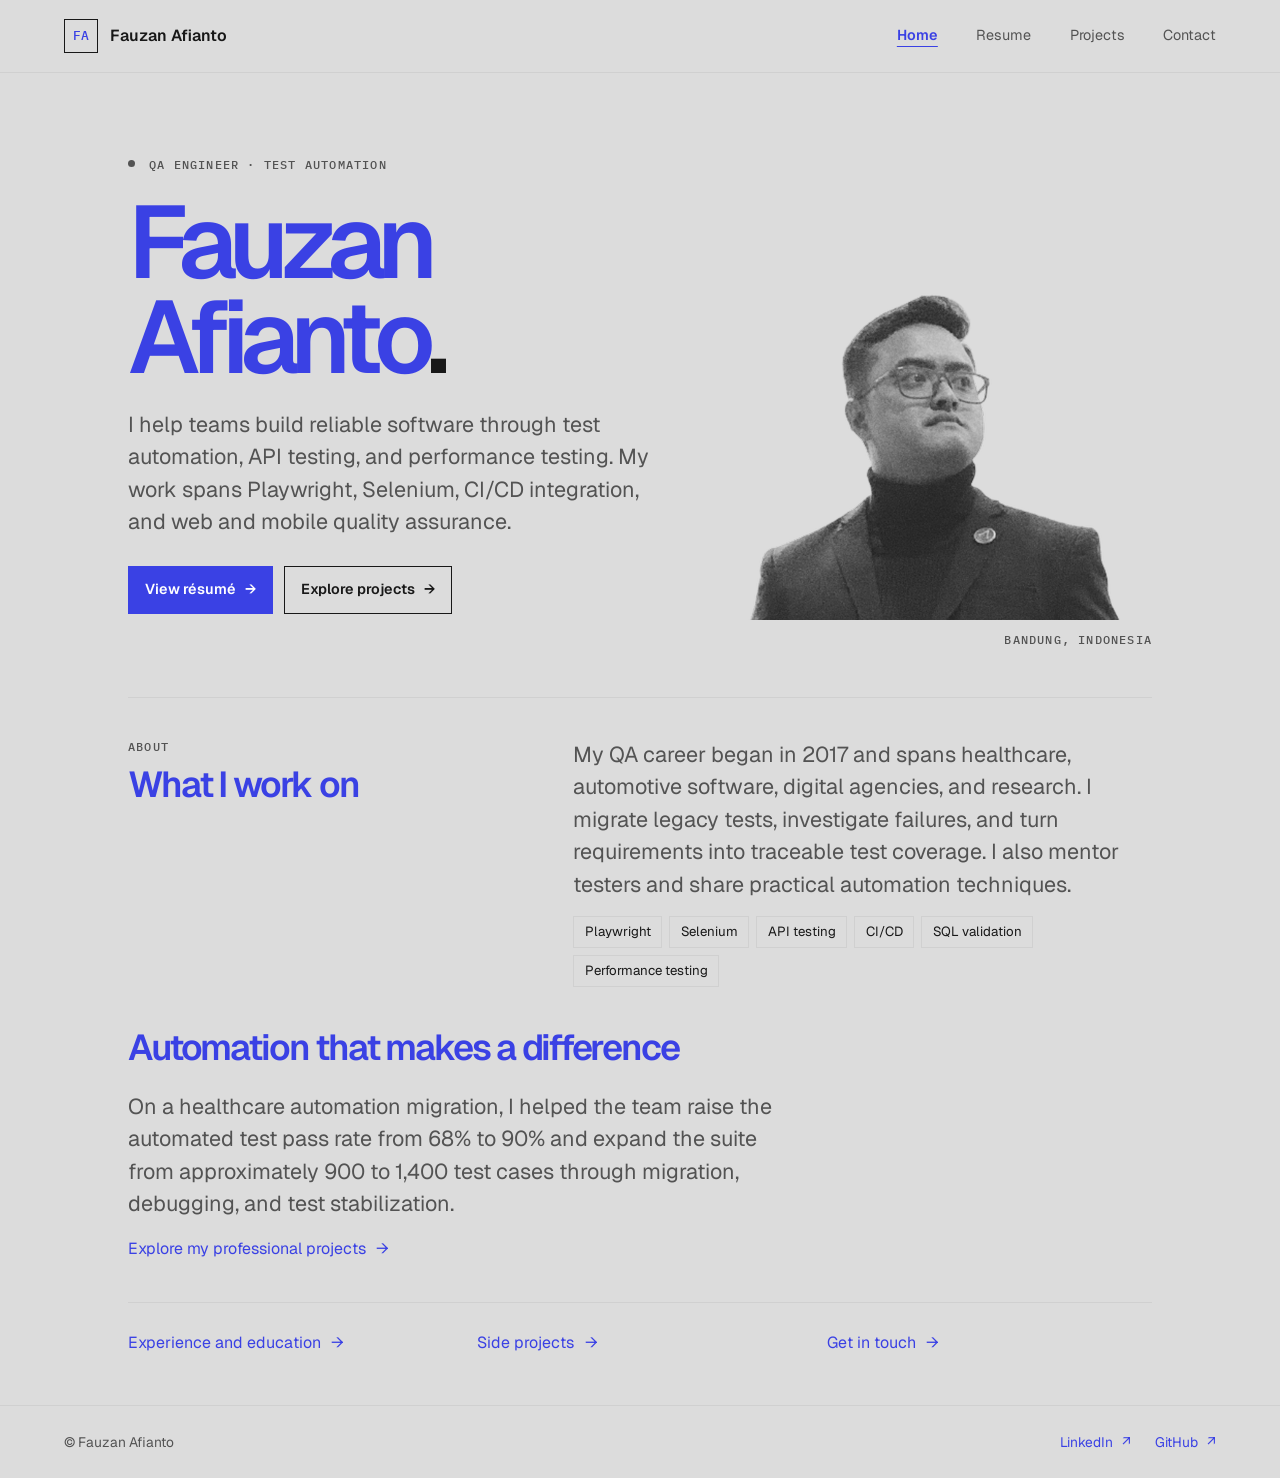
<file: index.html>
<!doctype html>
<html lang="en">
<head>
  <meta charset="utf-8">
  <meta name="viewport" content="width=device-width, initial-scale=1">
  <meta name="description" content="Fauzan Afianto — QA engineer with experience in Playwright, Selenium, API testing, SQL validation, CI/CD, and performance testing.">
  <meta name="theme-color" content="#dcdcdc">
  <title>Fauzan Afianto — Software Quality Assurance</title>
  <link rel="icon" href="assets/favicon.ico">
  <link rel="preconnect" href="https://fonts.googleapis.com">
  <link rel="preconnect" href="https://fonts.gstatic.com" crossorigin>
  <link href="https://fonts.googleapis.com/css2?family=Geist:wght@400;500;600;700&amp;family=IBM+Plex+Mono:wght@400;500&amp;display=swap" rel="stylesheet">
  <link rel="stylesheet" href="css/styles.css?v=android-edge-1">
</head>
<body class="index-page">
  <a class="skip-link" href="#main">Skip to content</a>
  <header class="site-header">
    <div class="wrap header-inner">
      <a class="brand" href="index.html"><span class="monogram" aria-hidden="true">FA</span> Fauzan Afianto</a>
      <nav aria-label="Main navigation">
        <a href="index.html" aria-current="page">Home</a>
        <a href="resume.html">Resume</a>
        <a href="projects.html">Projects</a>
        <a href="contact.html">Contact</a>
      </nav>
    </div>
  </header>
  <main id="main" tabindex="-1">
    <div class="wrap">
      <section class="hero" aria-labelledby="hero-title">
        <div class="hero-copy">
          <p class="eyebrow"><span class="dot"></span> QA engineer · Test automation</p>
          <h1 id="hero-title">Fauzan<br>Afianto<span>.</span></h1>
          <p class="lede">I help teams build reliable software through test automation, API testing, and performance testing. My work spans Playwright, Selenium, CI/CD integration, and web and mobile quality assurance.</p>
          <div class="links">
            <a class="button primary" href="resume.html">View résumé<span aria-hidden="true">→</span></a>
            <a class="button secondary" href="projects.html">Explore projects<span aria-hidden="true">→</span></a>
          </div>
        </div>
        <figure class="portrait">
          <img src="assets/profile.png" alt="Portrait of Fauzan Afianto" fetchpriority="high">
          <figcaption>Bandung, Indonesia</figcaption>
        </figure>
      </section>

      <section class="overview" aria-labelledby="about-title">
        <div>
          <p class="eyebrow">About</p>
          <h2 id="about-title">What I work on</h2>
        </div>
        <div>
          <p class="lede">My QA career began in 2017 and spans healthcare, automotive software, digital agencies, and research. I migrate legacy tests, investigate failures, and turn requirements into traceable test coverage. I also mentor testers and share practical automation techniques.</p>
          <ul class="tags" aria-label="Testing tools">
            <li>Playwright</li><li>Selenium</li><li>API testing</li><li>CI/CD</li><li>SQL validation</li><li>Performance testing</li>
          </ul>
        </div>
      </section>
      <section class="section" aria-labelledby="impact">
        <h2 id="impact">Automation that makes a difference</h2>
        <p class="lede">On a healthcare automation migration, I helped the team raise the automated test pass rate from 68% to 90% and expand the suite from approximately 900 to 1,400 test cases through migration, debugging, and test stabilization.</p>
        <p><a class="text-link" href="resume.html#assignments">Explore my professional projects <span aria-hidden="true">→</span></a></p>
      </section>
      <div class="index-links">
        <a class="text-link" href="resume.html">Experience and education<span aria-hidden="true">→</span></a>
        <a class="text-link" href="projects.html">Side projects<span aria-hidden="true">→</span></a>
        <a class="text-link" href="contact.html">Get in touch<span aria-hidden="true">→</span></a>
      </div>
    </div>
    <nav class="wrap edge-links" aria-label="Adjacent pages">
      <a class="button primary" href="resume.html">Résumé →</a>
    </nav>
  </main>
  <footer class="site-footer" id="page-end">
    <div class="wrap footer-inner">
      <span>© Fauzan Afianto</span>
      <div class="links">
        <a class="text-link" href="https://www.linkedin.com/in/fauzanafianto">LinkedIn<span aria-hidden="true">↗</span></a>
        <a class="text-link" href="https://github.com/thearticle">GitHub<span aria-hidden="true">↗</span></a>
      </div>
    </div>
  </footer>
  <script src="js/navigation.js?v=android-edge-1" defer></script>
</body>
</html>
</file>
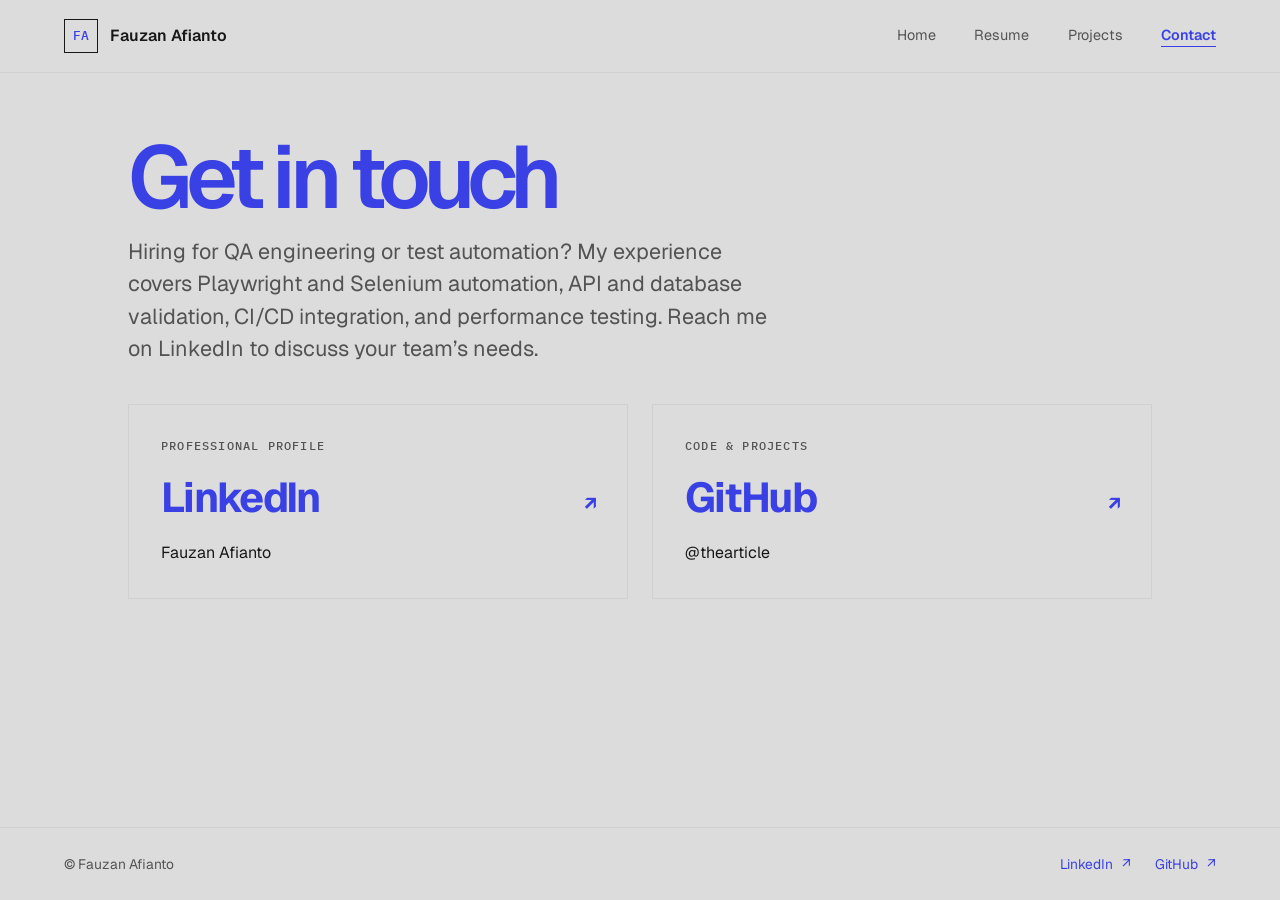
<file: contact.html>
<!doctype html>
<html lang="en">
<head>
  <meta charset="utf-8">
  <meta name="viewport" content="width=device-width, initial-scale=1">
  <meta name="description" content="Connect with Fauzan Afianto on LinkedIn and GitHub.">
  <meta name="theme-color" content="#dcdcdc">
  <title>Contact — Fauzan Afianto</title>
  <link rel="icon" href="assets/favicon.ico">
  <link rel="preconnect" href="https://fonts.googleapis.com">
  <link rel="preconnect" href="https://fonts.gstatic.com" crossorigin>
  <link href="https://fonts.googleapis.com/css2?family=Geist:wght@400;500;600;700&amp;family=IBM+Plex+Mono:wght@400;500&amp;display=swap" rel="stylesheet">
  <link rel="stylesheet" href="css/styles.css?v=android-edge-1">
</head>
<body class="contact-page">
  <a class="skip-link" href="#main">Skip to content</a>
  <header class="site-header">
    <div class="wrap header-inner">
      <a class="brand" href="index.html"><span class="monogram" aria-hidden="true">FA</span> Fauzan Afianto</a>
      <nav aria-label="Main navigation">
        <a href="index.html">Home</a>
        <a href="resume.html">Resume</a>
        <a href="projects.html">Projects</a>
        <a href="contact.html" aria-current="page">Contact</a>
      </nav>
    </div>
  </header>
  <main id="main" tabindex="-1">
    <header class="wrap page-intro">
      <h1>Get in touch</h1>
      <p class="lede">Hiring for QA engineering or test automation? My experience covers Playwright and Selenium automation, API and database validation, CI/CD integration, and performance testing. Reach me on LinkedIn to discuss your team’s needs.</p>

    </header>
    <div class="wrap contact-grid">
      <a class="contact-card" href="https://www.linkedin.com/in/fauzanafianto">
        <span class="eyebrow">Professional profile</span>
        <strong>LinkedIn <span aria-hidden="true">↗</span></strong>
        <span>Fauzan Afianto</span>
      </a>
      <a class="contact-card" href="https://github.com/thearticle">
        <span class="eyebrow">Code &amp; projects</span>
        <strong>GitHub <span aria-hidden="true">↗</span></strong>
        <span>@thearticle</span>
      </a>
    </div>
    <nav class="wrap edge-links" aria-label="Adjacent pages">
      <a class="button secondary" href="projects.html#page-end">← Projects</a>
    </nav>
  </main>
  <footer class="site-footer" id="page-end">
    <div class="wrap footer-inner">
      <span>© Fauzan Afianto</span>
      <div class="links">
        <a class="text-link" href="https://www.linkedin.com/in/fauzanafianto">LinkedIn<span aria-hidden="true">↗</span></a>
        <a class="text-link" href="https://github.com/thearticle">GitHub<span aria-hidden="true">↗</span></a>
      </div>
    </div>
  </footer>
  <script src="js/navigation.js?v=android-edge-1" defer></script>
</body>
</html>
</file>
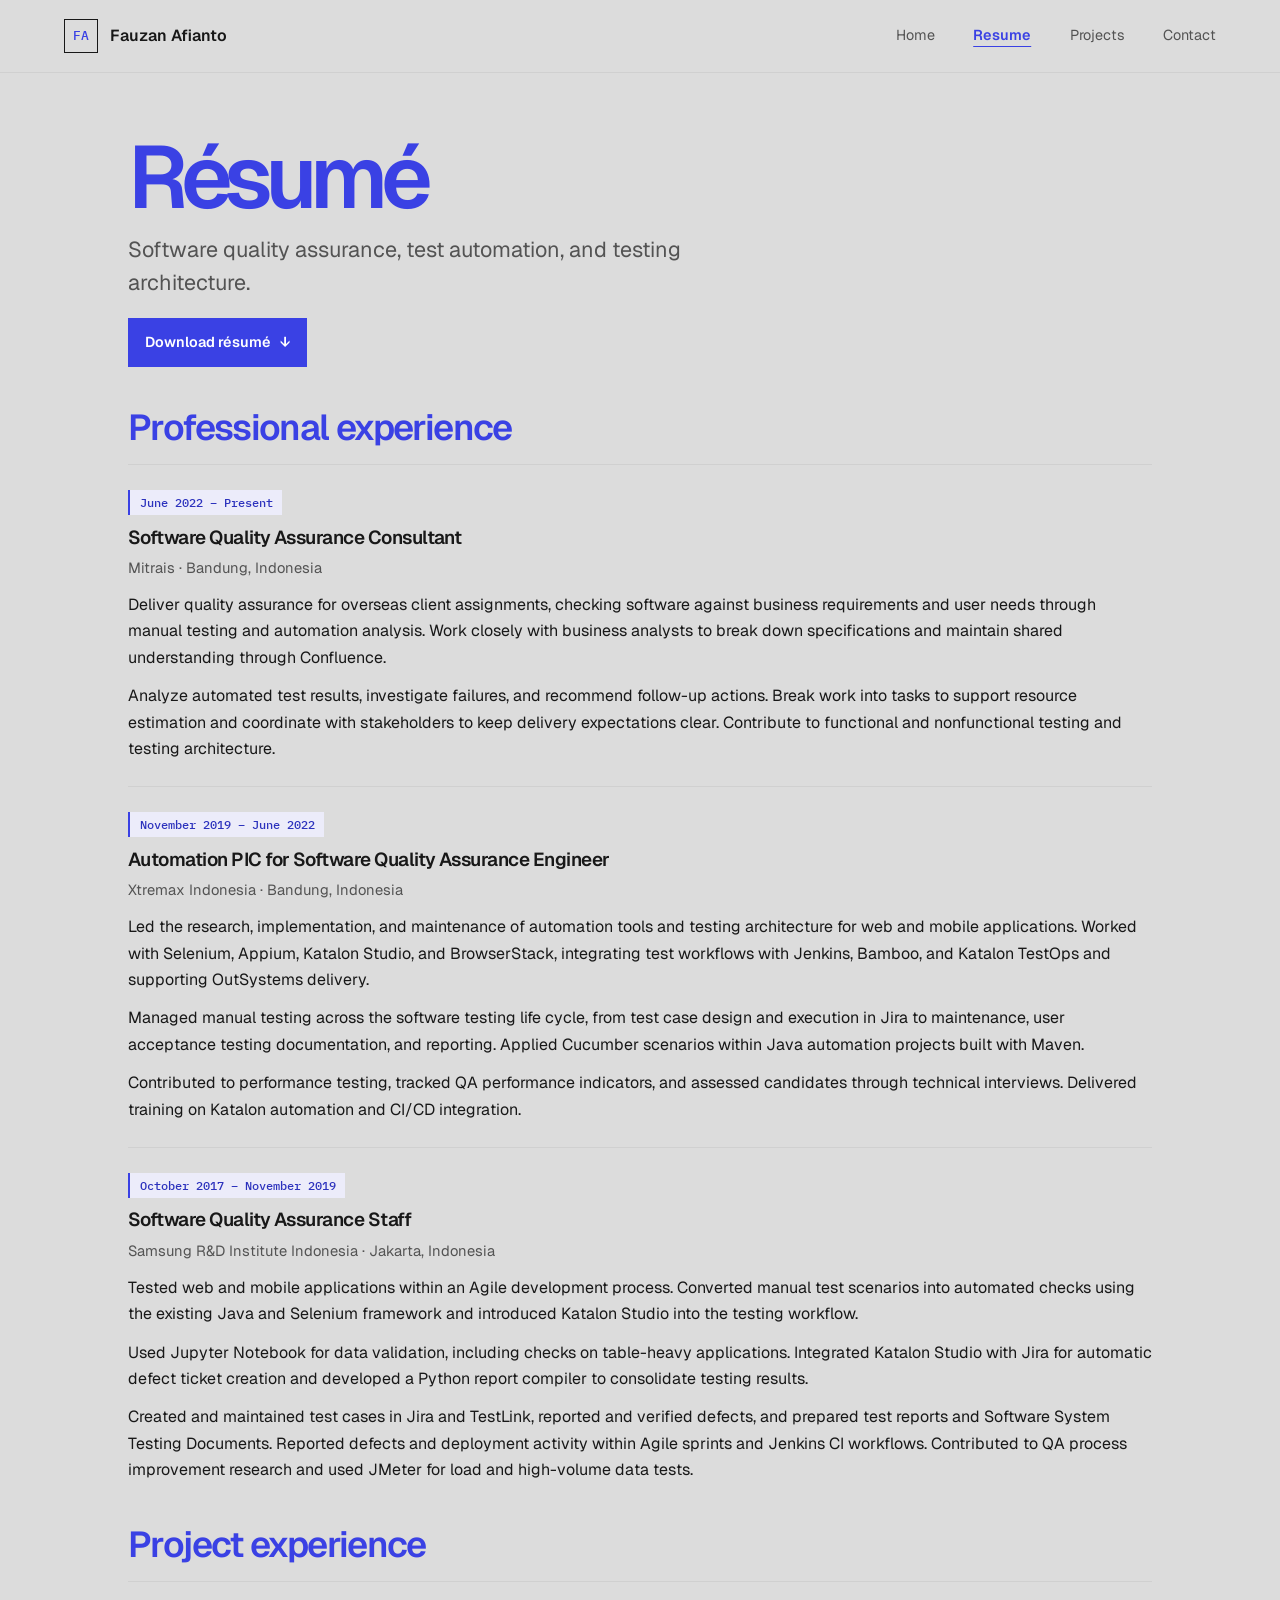
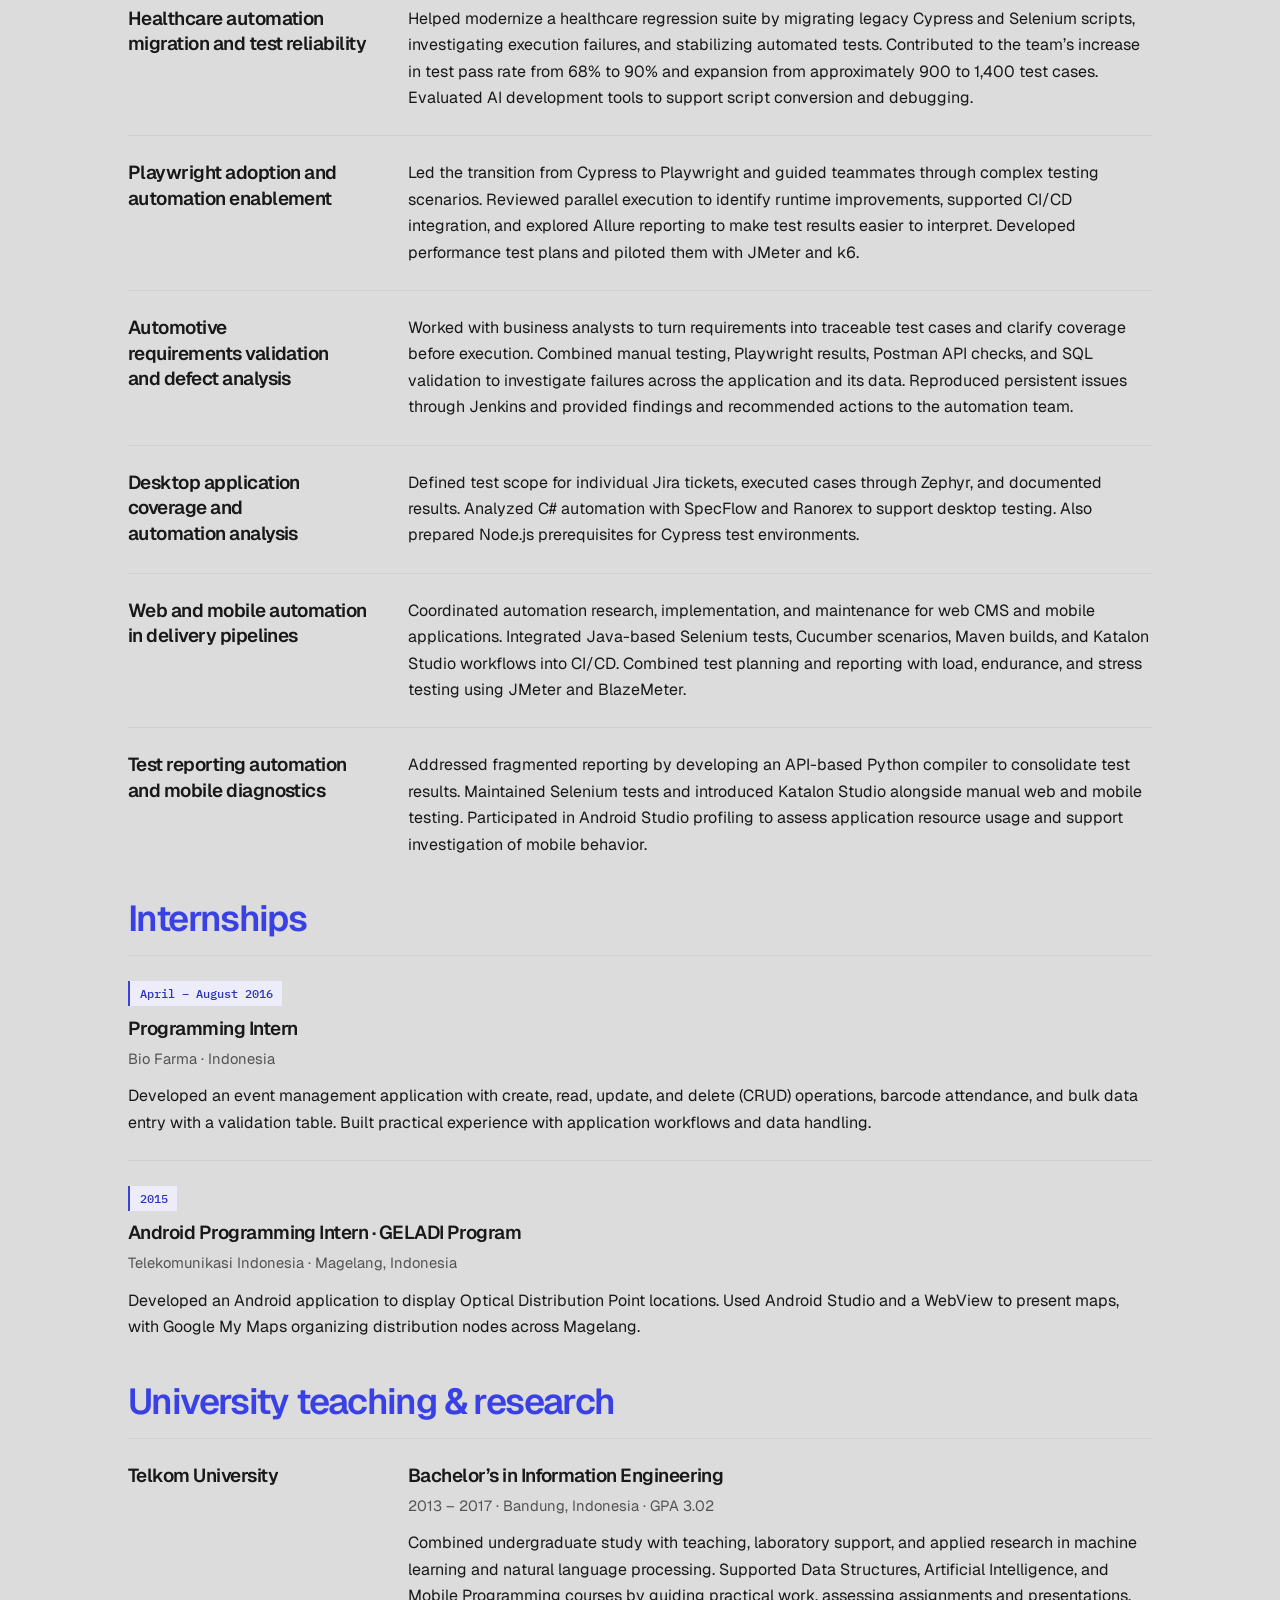
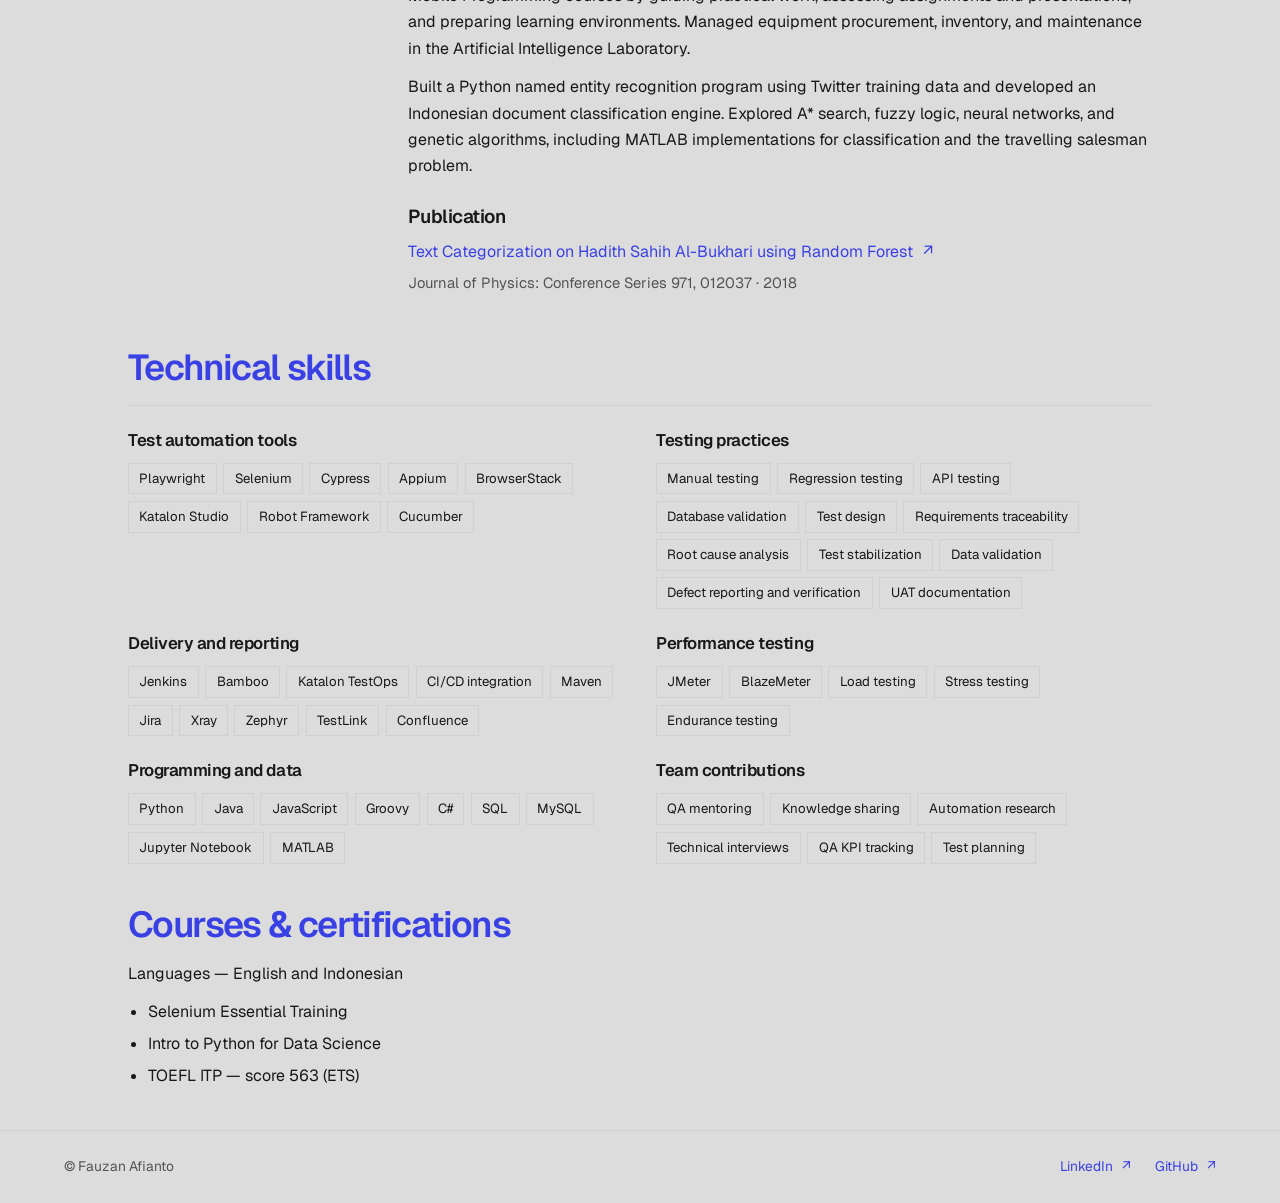
<file: resume.html>
<!doctype html>
<html lang="en">
<head>
  <meta charset="utf-8">
  <meta name="viewport" content="width=device-width, initial-scale=1">
  <meta name="description" content="Work experience, education, and technical skills of Fauzan Afianto.">
  <meta name="theme-color" content="#dcdcdc">
  <title>Resume — Fauzan Afianto</title>
  <link rel="icon" href="assets/favicon.ico">
  <link rel="preconnect" href="https://fonts.googleapis.com">
  <link rel="preconnect" href="https://fonts.gstatic.com" crossorigin>
  <link href="https://fonts.googleapis.com/css2?family=Geist:wght@400;500;600;700&amp;family=IBM+Plex+Mono:wght@400;500&amp;display=swap" rel="stylesheet">
  <link rel="stylesheet" href="css/styles.css?v=android-edge-1">
</head>
<body class="resume-page">
  <a class="skip-link" href="#main">Skip to content</a>
  <header class="site-header">
    <div class="wrap header-inner">
      <a class="brand" href="index.html"><span class="monogram" aria-hidden="true">FA</span> Fauzan Afianto</a>
      <nav aria-label="Main navigation">
        <a href="index.html">Home</a>
        <a href="resume.html" aria-current="page">Resume</a>
        <a href="projects.html">Projects</a>
        <a href="contact.html">Contact</a>
      </nav>
    </div>
  </header>
  <main id="main" tabindex="-1">
    <header class="wrap page-intro">
      <h1>Résumé</h1>
      <p class="lede">Software quality assurance, test automation, and testing architecture.</p>
      <a class="button primary" href="https://drive.google.com/u/0/uc?id=1un39pqafrcBzLz9K3LCvww2M8eswfluv&amp;export=download">Download résumé<span aria-hidden="true">↓</span></a>
    </header>
    <div class="wrap">
      <section class="section" aria-labelledby="experience">
        <h2 id="experience">Professional experience</h2>
        <article class="record career-record">
          <div>
            <p class="career-date">June 2022 – Present</p>
            <h3>Software Quality Assurance Consultant</h3>
            <p class="record-meta">Mitrais · Bandung, Indonesia</p>
            <p>Deliver quality assurance for overseas client assignments, checking software against business requirements and user needs through manual testing and automation analysis. Work closely with business analysts to break down specifications and maintain shared understanding through Confluence.</p>
            <p>Analyze automated test results, investigate failures, and recommend follow-up actions. Break work into tasks to support resource estimation and coordinate with stakeholders to keep delivery expectations clear. Contribute to functional and nonfunctional testing and testing architecture.</p>
          </div>
        </article>
        <article class="record career-record">
          <div>
            <p class="career-date">November 2019 – June 2022</p>
            <h3>Automation PIC for Software Quality Assurance Engineer</h3>
            <p class="record-meta">Xtremax Indonesia · Bandung, Indonesia</p>
            <p>Led the research, implementation, and maintenance of automation tools and testing architecture for web and mobile applications. Worked with Selenium, Appium, Katalon Studio, and BrowserStack, integrating test workflows with Jenkins, Bamboo, and Katalon TestOps and supporting OutSystems delivery.</p>
            <p>Managed manual testing across the software testing life cycle, from test case design and execution in Jira to maintenance, user acceptance testing documentation, and reporting. Applied Cucumber scenarios within Java automation projects built with Maven.</p>
            <p>Contributed to performance testing, tracked QA performance indicators, and assessed candidates through technical interviews. Delivered training on Katalon automation and CI/CD integration.</p>
          </div>
        </article>
        <article class="record career-record">
          <div>
            <p class="career-date">October 2017 – November 2019</p>
            <h3>Software Quality Assurance Staff</h3>
            <p class="record-meta">Samsung R&amp;D Institute Indonesia · Jakarta, Indonesia</p>
            <p>Tested web and mobile applications within an Agile development process. Converted manual test scenarios into automated checks using the existing Java and Selenium framework and introduced Katalon Studio into the testing workflow.</p>
            <p>Used Jupyter Notebook for data validation, including checks on table-heavy applications. Integrated Katalon Studio with Jira for automatic defect ticket creation and developed a Python report compiler to consolidate testing results.</p>
            <p>Created and maintained test cases in Jira and TestLink, reported and verified defects, and prepared test reports and Software System Testing Documents. Reported defects and deployment activity within Agile sprints and Jenkins CI workflows. Contributed to QA process improvement research and used JMeter for load and high-volume data tests.</p>
          </div>
        </article>
      </section>
      <section class="section" aria-labelledby="assignments">
        <h2 id="assignments">Project experience</h2>
        <article class="record">
          <h3>Healthcare automation migration and test reliability</h3>
          <p>Helped modernize a healthcare regression suite by migrating legacy Cypress and Selenium scripts, investigating execution failures, and stabilizing automated tests. Contributed to the team’s increase in test pass rate from 68% to 90% and expansion from approximately 900 to 1,400 test cases. Evaluated AI development tools to support script conversion and debugging.</p>
        </article>
        <article class="record">
          <h3>Playwright adoption and automation enablement</h3>
          <p>Led the transition from Cypress to Playwright and guided teammates through complex testing scenarios. Reviewed parallel execution to identify runtime improvements, supported CI/CD integration, and explored Allure reporting to make test results easier to interpret. Developed performance test plans and piloted them with JMeter and k6.</p>
        </article>
        <article class="record">
          <h3>Automotive requirements validation and defect analysis</h3>
          <p>Worked with business analysts to turn requirements into traceable test cases and clarify coverage before execution. Combined manual testing, Playwright results, Postman API checks, and SQL validation to investigate failures across the application and its data. Reproduced persistent issues through Jenkins and provided findings and recommended actions to the automation team.</p>
        </article>
        <article class="record">
          <h3>Desktop application coverage and automation analysis</h3>
          <p>Defined test scope for individual Jira tickets, executed cases through Zephyr, and documented results. Analyzed C# automation with SpecFlow and Ranorex to support desktop testing. Also prepared Node.js prerequisites for Cypress test environments.</p>
        </article>
        <article class="record">
          <h3>Web and mobile automation in delivery pipelines</h3>
          <p>Coordinated automation research, implementation, and maintenance for web CMS and mobile applications. Integrated Java-based Selenium tests, Cucumber scenarios, Maven builds, and Katalon Studio workflows into CI/CD. Combined test planning and reporting with load, endurance, and stress testing using JMeter and BlazeMeter.</p>
        </article>
        <article class="record">
          <h3>Test reporting automation and mobile diagnostics</h3>
          <p>Addressed fragmented reporting by developing an API-based Python compiler to consolidate test results. Maintained Selenium tests and introduced Katalon Studio alongside manual web and mobile testing. Participated in Android Studio profiling to assess application resource usage and support investigation of mobile behavior.</p>
        </article>
      </section>
      <section class="section" aria-labelledby="internships">
        <h2 id="internships">Internships</h2>
        <article class="record career-record">
          <div>
            <p class="career-date">April – August 2016</p>
            <h3>Programming Intern</h3>
            <p class="record-meta">Bio Farma · Indonesia</p>
            <p>Developed an event management application with create, read, update, and delete (CRUD) operations, barcode attendance, and bulk data entry with a validation table. Built practical experience with application workflows and data handling.</p>
          </div>
        </article>
        <article class="record career-record">
          <div>
            <p class="career-date">2015</p>
            <h3>Android Programming Intern · GELADI Program</h3>
            <p class="record-meta">Telekomunikasi Indonesia · Magelang, Indonesia</p>
            <p>Developed an Android application to display Optical Distribution Point locations. Used Android Studio and a WebView to present maps, with Google My Maps organizing distribution nodes across Magelang.</p>
          </div>
        </article>
      </section>
      <section class="section" aria-labelledby="academic">
        <h2 id="academic">University teaching &amp; research</h2>
        <article class="record">
          <h3>Telkom University</h3>
          <div>
            <h3>Bachelor’s in Information Engineering</h3>
            <p class="record-meta">2013 – 2017 · Bandung, Indonesia · GPA 3.02</p>
            <p>Combined undergraduate study with teaching, laboratory support, and applied research in machine learning and natural language processing. Supported Data Structures, Artificial Intelligence, and Mobile Programming courses by guiding practical work, assessing assignments and presentations, and preparing learning environments. Managed equipment procurement, inventory, and maintenance in the Artificial Intelligence Laboratory.</p>
            <p>Built a Python named entity recognition program using Twitter training data and developed an Indonesian document classification engine. Explored A* search, fuzzy logic, neural networks, and genetic algorithms, including MATLAB implementations for classification and the travelling salesman problem.</p>
            <h3>Publication</h3>
            <p><a class="text-link" href="https://iopscience.iop.org/article/10.1088/1742-6596/971/1/012037/pdf">Text Categorization on Hadith Sahih Al-Bukhari using Random Forest<span aria-hidden="true">↗</span></a></p>
            <p class="record-meta">Journal of Physics: Conference Series 971, 012037 · 2018</p>
          </div>
        </article>
      </section>
      <section class="section" aria-labelledby="skills">
        <h2 id="skills">Technical skills</h2>
        <div class="skill-grid">
          <div><h3>Test automation tools</h3><ul class="tags"><li>Playwright</li><li>Selenium</li><li>Cypress</li><li>Appium</li><li>BrowserStack</li><li>Katalon Studio</li><li>Robot Framework</li><li>Cucumber</li></ul></div>
          <div><h3>Testing practices</h3><ul class="tags"><li>Manual testing</li><li>Regression testing</li><li>API testing</li><li>Database validation</li><li>Test design</li><li>Requirements traceability</li><li>Root cause analysis</li><li>Test stabilization</li><li>Data validation</li><li>Defect reporting and verification</li><li>UAT documentation</li></ul></div>
          <div><h3>Delivery and reporting</h3><ul class="tags"><li>Jenkins</li><li>Bamboo</li><li>Katalon TestOps</li><li>CI/CD integration</li><li>Maven</li><li>Jira</li><li>Xray</li><li>Zephyr</li><li>TestLink</li><li>Confluence</li></ul></div>
          <div><h3>Performance testing</h3><ul class="tags"><li>JMeter</li><li>BlazeMeter</li><li>Load testing</li><li>Stress testing</li><li>Endurance testing</li></ul></div>
          <div><h3>Programming and data</h3><ul class="tags"><li>Python</li><li>Java</li><li>JavaScript</li><li>Groovy</li><li>C#</li><li>SQL</li><li>MySQL</li><li>Jupyter Notebook</li><li>MATLAB</li></ul></div>
          <div><h3>Team contributions</h3><ul class="tags"><li>QA mentoring</li><li>Knowledge sharing</li><li>Automation research</li><li>Technical interviews</li><li>QA KPI tracking</li><li>Test planning</li></ul></div>
        </div>
      </section>
      <section class="section" aria-labelledby="courses">
        <h2 id="courses">Courses &amp; certifications</h2>
        <p>Languages — English and Indonesian</p>
        <ul><li>Selenium Essential Training</li><li>Intro to Python for Data Science</li><li>TOEFL ITP — score 563 (ETS)</li></ul>
      </section>
    </div>
    <nav class="wrap edge-links" aria-label="Adjacent pages">
      <a class="button secondary" href="index.html#page-end">← Home</a>
      <a class="button primary" href="projects.html">Projects →</a>
    </nav>
  </main>
  <footer class="site-footer" id="page-end">
    <div class="wrap footer-inner">
      <span>© Fauzan Afianto</span>
      <div class="links">
        <a class="text-link" href="https://www.linkedin.com/in/fauzanafianto">LinkedIn<span aria-hidden="true">↗</span></a>
        <a class="text-link" href="https://github.com/thearticle">GitHub<span aria-hidden="true">↗</span></a>
      </div>
    </div>
  </footer>
  <script src="js/navigation.js?v=android-edge-1" defer></script>
</body>
</html>
</file>
<file: css/styles.css>
:root {
  color-scheme: light;
  --paper: #dcdcdc;
  --page-fade-out: 240ms;
  --ink: #181818;
  --blue: #3a41e4;
  --blue-hover: #2c32bd;
  --muted: #535353;
  --line: #d0d0d0;
  --soft: #e9e9e9;
  --mono: "IBM Plex Mono", monospace;
  --gutter: clamp(1.25rem, 5vw, 4rem);
}

*, *::before, *::after { box-sizing: border-box; }
html { scroll-behavior: smooth; background: var(--paper); }
body {
  margin: 0;
  min-height: 100vh;
  display: flex;
  flex-direction: column;
  color: var(--ink);
  background: var(--paper);
  font: 400 1rem/1.65 Geist, system-ui, sans-serif;
}
main { flex: 1; }
a { color: inherit; }
:focus-visible { outline: 2px solid currentColor; outline-offset: 5px; }
.wrap { width: min(calc(100% - 2 * var(--gutter)), 74rem); margin-inline: auto; }
h1, h2, h3, p, figure { margin: 0; }
h1, h2 { color: var(--blue); }
h1, h2, h3 { font-weight: 600; text-wrap: balance; }
h1 { font-size: clamp(3.3rem, 9vw, 8rem); line-height: .93; letter-spacing: -.085em; }
h2 { font-size: clamp(2rem, 4vw, 3.6rem); line-height: 1.04; letter-spacing: -.06em; }
h3 { font-size: clamp(1.18rem, 2vw, 1.45rem); line-height: 1.25; letter-spacing: -.028em; }

.skip-link { position: fixed; top: .75rem; left: .75rem; z-index: 2; background: white; padding: .6rem 1rem; transform: translateY(-150%); }
.skip-link:focus { transform: none; }
.site-header { border-bottom: 1px solid var(--line); }
.header-inner, .footer-inner {
  display: flex;
  align-items: center;
  justify-content: space-between;
  flex-wrap: wrap;
  column-gap: 1.75rem;
  row-gap: .65rem;
  min-height: 4.5rem;
  padding-block: .85rem;
}
.brand { display: inline-flex; align-items: center; gap: .75rem; font-weight: 600; text-decoration: none; }
.monogram {
  color: var(--blue);
  display: grid;
  place-items: center;
  width: 2.15rem;
  aspect-ratio: 1;
  border: 1px solid var(--ink);
  font: 500 .8rem/1 var(--mono);
}
nav { display: flex; flex-wrap: wrap; gap: .1rem clamp(.95rem, 3vw, 2.5rem); }
nav a { padding-block: .6rem; color: var(--muted); font-size: .9rem; text-decoration: none; }
nav a:hover, nav a[aria-current="page"] { color: var(--blue); text-decoration: underline; text-underline-offset: .45em; }
nav a[aria-current="page"] { font-weight: 600; }

.hero {
  display: grid;
  grid-template-columns: 1.25fr 1fr;
  align-items: center;
  gap: clamp(2.5rem, 8vw, 8rem);
  padding-block: clamp(2.8rem, 7vw, 6rem);
}
.hero h1 { margin-block: 1.25rem 1.5rem; }
.hero h1 span { color: var(--ink); }
.eyebrow, figcaption {
  color: var(--muted);
  font: 500 .75rem/1.5 var(--mono);
  letter-spacing: .1em;
  text-transform: uppercase;
}
.dot { display: inline-block; width: .45rem; aspect-ratio: 1; margin-right: .35rem; border-radius: 50%; background: currentColor; vertical-align: .1em; }
.lede { max-width: 41rem; color: var(--muted); font-size: clamp(1.08rem, 2vw, 1.35rem); line-height: 1.5; }
.portrait img {
  display: block;
  width: 100%;
  aspect-ratio: 4 / 4.6;
  object-fit: cover;
  object-position: center top;
  background: var(--paper);
  filter: grayscale(1);
}
figcaption { padding-top: .7rem; text-align: right; }
.links { display: flex; flex-wrap: wrap; align-items: center; gap: .75rem 1.5rem; }
.hero .links { margin-top: 1.75rem; gap: .65rem; }
.button, .text-link { display: inline-flex; width: fit-content; align-items: baseline; gap: .65em; text-decoration: none; }
.button {
  padding: .72rem 1rem;
  border: 1px solid var(--ink);
  font-weight: 600;
  font-size: .9rem;
  transition: background-color .18s ease, color .18s ease;
}
.primary { background: var(--blue); border-color: var(--blue); color: #fff; }
.primary:hover { background: var(--blue-hover); border-color: var(--blue-hover); }
.primary:focus-visible { outline-color: var(--ink); }
.secondary:hover { background: var(--soft); }
.text-link { color: var(--blue); }
.text-link:hover { text-decoration: underline; text-underline-offset: .22em; }
.text-link span, .button span { flex: none; }

.overview, .featured, .skill-grid {
  display: grid;
  grid-template-columns: minmax(0, 1fr) minmax(0, 1.4fr);
  gap: clamp(1.25rem, 5vw, 4rem);
}
.overview { padding-block: clamp(2rem, 6vw, 4.5rem); border-top: 1px solid var(--line); }
.overview h2, .featured h2 { margin-top: .5rem; }
.tags { display: flex; flex-wrap: wrap; gap: .45rem; list-style: none; padding: 0; margin: 1rem 0 0; }
.tags li { padding: .25rem .65rem; border: 1px solid var(--line); font-size: .83rem; }
.index-links {
  display: grid;
  grid-template-columns: repeat(3, minmax(0, 1fr));
  gap: .5rem 1.5rem;
  border-top: 1px solid var(--line);
  padding-block: 1.15rem 2.5rem;
}
.index-links a { min-height: 2.75rem; align-items: center; }
.page-intro { padding-block: clamp(3rem, 8vw, 6.5rem) clamp(2rem, 5vw, 3.5rem); }
.page-intro .lede { margin-top: 1rem; }
.page-intro .button { margin-top: 1.5rem; }
.section { padding-bottom: clamp(2.5rem, 6vw, 5rem); }
.section > h2 { margin-bottom: 1.35rem; }
.record {
  display: grid;
  grid-template-columns: minmax(8rem, 1fr) minmax(0, 3fr);
  gap: .6rem 2rem;
  padding-block: 1.45rem;
  border-top: 1px solid var(--line);
}
.record .eyebrow { padding-top: .25rem; }
.record-meta { margin-block: .2rem .5rem; color: var(--muted); font-size: .92rem; }
.record p:not([class]) { max-width: 57ch; }
.skill-grid { grid-template-columns: repeat(2, minmax(0, 1fr)); border-top: 1px solid var(--line); padding-top: 1.45rem; }

.featured { align-items: end; background: var(--ink); color: var(--paper); margin-bottom: clamp(2.5rem, 6vw, 5rem); padding: clamp(1.5rem, 5vw, 3.5rem); }
.featured h2, .featured .text-link { color: #fff; }
.featured .eyebrow { color: #c5c5c5; }
.featured .links { margin-top: 1rem; }
.featured .text-link { text-decoration: underline; text-underline-offset: .22em; }
.project-list { list-style: none; margin: 0; padding: 0; }
.project-list li { border-top: 1px solid var(--line); padding-block: .85rem; font-size: 1.15rem; }
.contact-grid { display: grid; grid-template-columns: repeat(2, minmax(0, 1fr)); gap: 1rem; padding-bottom: clamp(3rem, 8vw, 6rem); }
.contact-card {
  display: grid;
  gap: .25rem;
  padding: clamp(1.25rem, 4vw, 2.75rem);
  border: 1px solid var(--line);
  text-decoration: none;
  transition: background-color .18s ease, border-color .18s ease;
}
.contact-card:hover { border-color: var(--ink); background: var(--soft); }
.contact-card strong {
  color: var(--blue); display: flex; justify-content: space-between; gap: .5rem; align-items: baseline; font-size: clamp(1.6rem, 4vw, 2.6rem); letter-spacing: -.04em; }
.contact-card strong span { font-size: 1.25rem; }
.site-footer { border-top: 1px solid var(--line); color: var(--muted); font-size: .86rem; }

@media (max-width: 44rem) {
  .hero, .overview, .featured { grid-template-columns: 1fr; }
  .portrait { max-width: 27rem; }
  .portrait img { aspect-ratio: 1; }
  .index-links { grid-template-columns: 1fr; }
}
@media (max-width: 33rem) {
  .header-inner { align-items: start; flex-direction: column; row-gap: .2rem; padding-bottom: .35rem; }
  nav { width: 100%; justify-content: space-between; }
  .record, .skill-grid, .contact-grid { grid-template-columns: 1fr; }
}
/* A consistent reading measure and spacing rhythm for the resume. */
.resume-page main > .wrap { max-width: 64rem; }
.resume-page .page-intro { padding-block: clamp(2.5rem, 5vw, 4rem) 2.5rem; }
.resume-page h1 { font-size: clamp(3.25rem, 7vw, 5.5rem); }
.resume-page .page-intro .lede { margin-top: .9rem; }
.resume-page .page-intro .button { margin-top: 1.25rem; }
.resume-page .section { padding-bottom: 2.5rem; }
.resume-page .section > h2 {
  font-size: clamp(1.65rem, 3vw, 2.25rem);
  line-height: 1.15;
  letter-spacing: -.045em;
  margin-bottom: 1rem;
}
.resume-page .record {
  grid-template-columns: minmax(0, 1fr) minmax(0, 3fr);
  gap: .75rem 2rem;
  padding-block: 1.5rem;
}
.resume-page .record:last-child { padding-bottom: 0; }
.resume-page .record > * { min-width: 0; }
.resume-page .record h3 { font-size: 1.18rem; line-height: 1.35; }
.resume-page .record p:not([class]) { max-width: none; line-height: 1.65; }
.resume-page .record p:not([class]) + p:not([class]) { margin-top: .75rem; }
.resume-page .record p + h3 { margin-top: 1.5rem; }
.resume-page .record > div h3 + p:not([class]) { margin-top: .6rem; }
.resume-page .record-meta { margin-block: .35rem .75rem; }
.resume-page .record .eyebrow {
  letter-spacing: .04em;
  padding-top: .2rem;
  font-size: .75rem;
}
.resume-page .skill-grid {
  gap: 1.5rem 2rem;
  padding-top: 1.5rem;
}
.resume-page .skill-grid h3 { font-size: 1.05rem; }
.resume-page .tags { margin-top: .75rem; gap: .4rem; }
.resume-page .section > ul { margin-block: .75rem 0; padding-left: 1.25rem; }
.resume-page .section > ul li + li { margin-top: .35rem; }

@media (max-width: 44rem) {
  .resume-page .record, .resume-page .skill-grid { grid-template-columns: 1fr; }
  .resume-page .record { gap: .65rem; padding-block: 1.25rem; }
  .resume-page .section { padding-bottom: 2rem; }
  .resume-page .page-intro { padding-bottom: 2rem; }
}
@media print {
  .resume-page main > .wrap { max-width: none; }
  .resume-page .page-intro { padding-block: 0 1.5rem; }
  .resume-page h1 { font-size: 36pt; }
  .resume-page .section { padding-bottom: 1.5rem; }
}

@media (prefers-reduced-motion: reduce) {
  html { scroll-behavior: auto; }
  *, *::before, *::after { transition: none !important; }
}
@media print {
  body { background: white; color: black; }
  h1, h2, .text-link { color: black; }
  .site-header, .site-footer, .page-intro .button, .skip-link { display: none; }
  .wrap { width: 100%; }
  .page-intro { padding-top: 0; }
  h1 { font-size: 44pt; }
  h2 { font-size: 24pt; }
  .record, .skill-grid { break-inside: avoid; }
}


/* Shared page rhythm and compact dates. */
.index-page main > .wrap, .projects-page main > .wrap, .contact-page main > .wrap { max-width: 64rem; }
.projects-page .page-intro, .contact-page .page-intro { padding-block: clamp(2.5rem, 5vw, 4rem) 2.5rem; }
.projects-page h1, .contact-page h1 { font-size: clamp(3.25rem, 7vw, 5.5rem); }
.index-page h2, .projects-page h2 { font-size: clamp(1.65rem, 3vw, 2.25rem); line-height: 1.15; }
.index-page .hero { gap: 3rem; padding-block: 3rem; }
.index-page .hero h1 { font-size: clamp(3.5rem, 8vw, 6.5rem); }
.index-page .overview { padding-block: 2.5rem; gap: 2rem; }
.index-page .section, .projects-page .section { padding-bottom: 2.5rem; }
.index-page .section > p + p { margin-top: 1rem; }
.projects-page .record { gap: 1rem 2rem; padding-block: 1.5rem; }
.projects-page .record h3 { font-size: 1.18rem; line-height: 1.35; }
.projects-page .record p:not([class]) { max-width: none; }
.projects-page .record p + p:not([class]) { margin-top: .75rem; }
.projects-page .featured { padding: 2rem; margin-bottom: 2.5rem; gap: 2rem; }
.contact-page .contact-grid { gap: 1.5rem; padding-bottom: 3rem; }
.contact-page .contact-card { padding: 2rem; gap: .5rem; }
.resume-page .career-record { display: block; }
.resume-page .career-date {
  display: inline-block;
  margin-bottom: .6rem;
  padding: .2rem .6rem;
  border-left: 2px solid var(--blue);
  background: #ececfa;
  color: var(--blue-hover);
  font: 500 .78rem/1.5 var(--mono);
}
.resume-page .career-record > div { max-width: none; }
body { opacity: 1; transition: opacity var(--page-fade-out) cubic-bezier(.22, 1, .36, 1); }
body.is-leaving { opacity: 0; }
@keyframes page-arrival { from { opacity: 0; } to { opacity: 1; } }
body.page-arrival { animation: page-arrival 520ms ease-in-out backwards; }
@media (max-width: 44rem) {
  .index-page .hero { gap: 2rem; padding-block: 2rem; }
  .projects-page .record, .projects-page .featured { grid-template-columns: 1fr; }
  .projects-page .record { gap: .75rem; }
  .index-page .overview, .projects-page .featured { padding-block: 2rem; }
  .contact-page .contact-card { padding: 1.5rem; }
}
@media (prefers-reduced-motion: reduce) {
  body, body.page-arrival { animation: none; transition: none; }
}
@media print {
  body.is-leaving { opacity: 1; }
  .resume-page .career-date { color: black; background: none; }
}
.resume-page .career-record .career-date + h3 { margin-top: 0; }

@media (prefers-reduced-motion: no-preference) {
  @view-transition { navigation: auto; }
  ::view-transition-old(root), ::view-transition-new(root) {
    animation-duration: 520ms;
    animation-timing-function: ease-in-out;
  }
}


.project-index { margin-top: 1.25rem; }
.project-index ul { padding: 0; margin: 0; list-style: none; display: flex; flex-wrap: wrap; gap: .5rem; }
.project-index a { display: inline-flex; gap: .75rem; padding: .35rem .75rem; border: 1px solid var(--line); }
.project-card {
  padding: clamp(1rem, 3vw, 2rem);
  margin-bottom: 2.5rem;
  border: 1px solid var(--line);
  border-radius: .85rem;
  background: rgb(255 255 255 / 20%);
  scroll-margin-top: 1rem;
}
.project-heading { display: flex; align-items: center; justify-content: space-between; flex-wrap: wrap; gap: .75rem 1rem; }
.project-heading .button { margin-top: 0; margin-inline-start: auto; }
.side-project-intro p { max-width: 70ch; margin-top: .75rem; }
.project-gallery {
  display: grid;
  grid-template-columns: repeat(5, minmax(0, 1fr));
  gap: clamp(.5rem, 1.5vw, 1rem);
  margin-block: 1.5rem;
}
.project-gallery img {
  display: block;
  width: 100%;
  height: auto;
  border: 1px solid var(--line);
  border-radius: .5rem;
}
.project-gallery figcaption { text-align: left; letter-spacing: .02em; }
.project-features h3 { margin-bottom: .75rem; }
.project-features h4 { margin: 0; }
.project-features .record:last-child { padding-bottom: 0; }
@media (max-width: 44rem) {
  .project-gallery { grid-template-columns: repeat(auto-fit, minmax(min(100%, 7rem), 1fr)); }
}

.eyesec-gallery { grid-template-columns: minmax(0, 2fr) minmax(0, 1fr); align-items: start; }
.eyesec-gallery a { display: block; }
@media (max-width: 33rem) {
  .eyesec-gallery { grid-template-columns: minmax(0, 1fr); }
  .eyesec-gallery figure:last-child { max-width: 18rem; }
}

@media (max-width: 44rem) {
  .projects-page .page-intro { padding-block: 2rem 1.25rem; }
  .projects-page .project-index ul { gap: .5rem; }
  .projects-page .project-index a { min-height: 44px; align-items: center; }
  .project-card { padding: 1rem; margin-bottom: 1.25rem; }
  .project-heading { align-items: start; }
  .project-heading .button { margin-inline-start: 0; min-height: 44px; align-items: center; }
  .project-gallery:not(.eyesec-gallery) {
    grid-template-columns: none;
    grid-auto-flow: column;
    grid-auto-columns: clamp(8rem, 43%, 12rem);
    overflow-x: auto;
    overscroll-behavior-x: contain;
    scroll-snap-type: x proximity;
    padding: .25rem .25rem .75rem;
  }
  .project-gallery figure { min-width: 0; scroll-snap-align: start; }
  .project-gallery a { display: block; }
  .eyesec-gallery { grid-template-columns: minmax(0, 1fr); gap: 1rem; }
  .eyesec-gallery figure:last-child { max-width: 14rem; }
  .project-features .record { padding-block: .85rem; gap: .3rem; }
}

.edge-links { display: none; }
@media (any-pointer: coarse), (max-width: 44rem) {
  .edge-links {
    display: flex;
    flex-wrap: wrap;
    gap: .75rem;
    margin-block: 0 1.5rem;
  }
  .edge-links .button { min-height: 44px; align-items: center; }
  .edge-links .primary { margin-inline-start: auto; }
}
</file>
